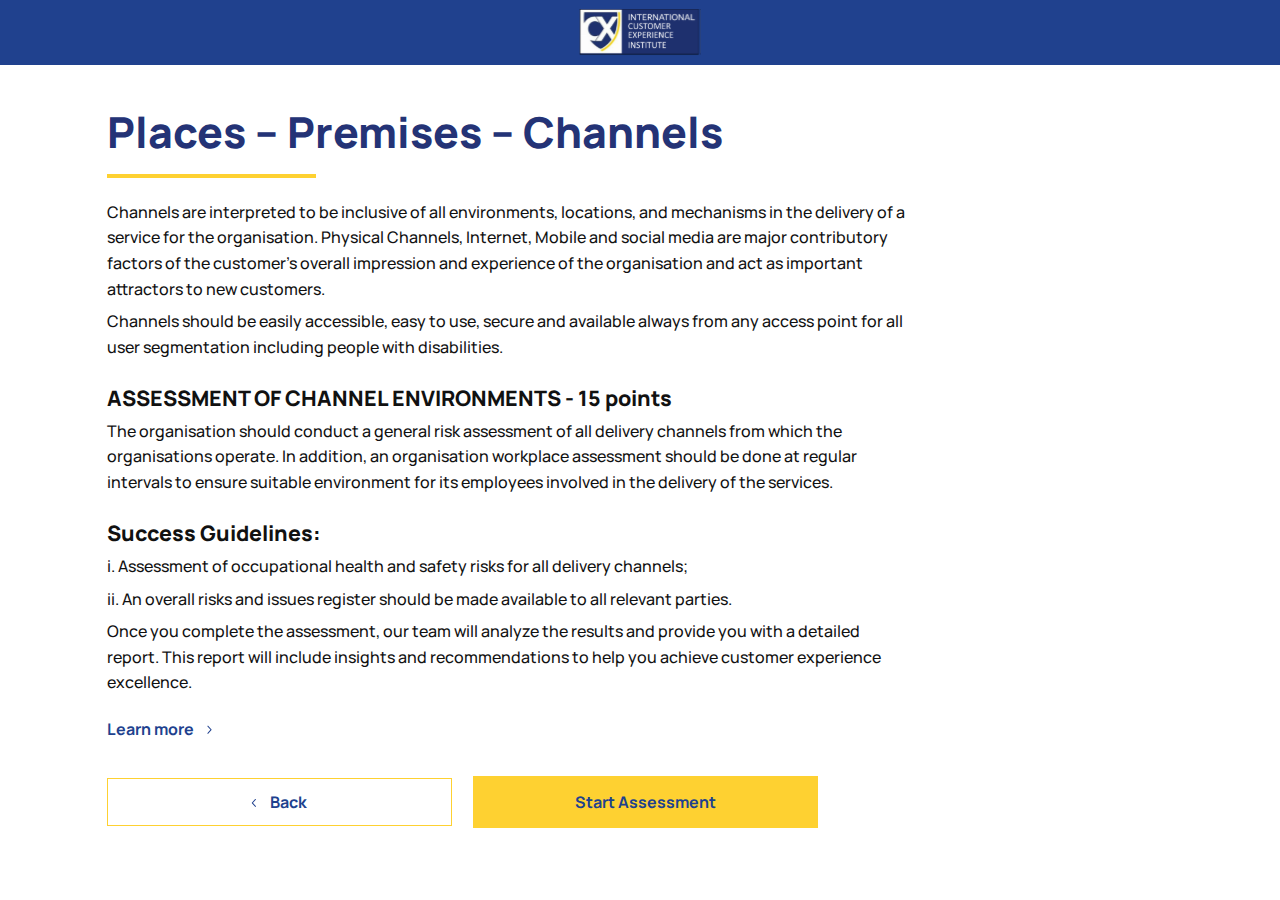
<file: index.html>
<!DOCTYPE html>
<html lang="en">
<head>
	<meta charset="UTF-8">
	<meta name="viewport" content="width=device-width, initial-scale=1.0">
	<title>Document</title>
	<link rel="preconnect" href="https://fonts.googleapis.com">
	<link rel="preconnect" href="https://fonts.gstatic.com" crossorigin>
	<link href="https://fonts.googleapis.com/css2?family=Manrope:wght@200..800&display=swap" rel="stylesheet">
	<link rel="stylesheet" href="style.css">
</head>
<body>
	<header>
		<div class="container">
			<div class="header_content">
				<a href="#" class="header_logo"><img src="img/logo.svg"></a>
			</div>
		</div>
	</header>
	<section class="page">
		<div class="container">
			<div class="page_overlay">
				<h1>Places – Premises – Channels</h1>
				<p>Channels are interpreted to be inclusive of all environments, locations, and mechanisms in the delivery of a service for the organisation. Physical Channels, Internet, Mobile and social media are major contributory factors of the customer’s overall impression and experience of the organisation and act as important attractors to new customers.</p>
				<p>Channels should be easily accessible, easy to use, secure and available always from any access point for all user segmentation including people with disabilities.</p>
				<h4>ASSESSMENT OF CHANNEL ENVIRONMENTS - 15 points</h4>
				<p>The organisation should conduct a general risk assessment of all delivery channels from which the organisations operate. In addition, an organisation workplace assessment should be done at regular intervals to ensure suitable environment for its employees involved in the delivery of the services.</p>
				<h4>Success Guidelines:</h4>
				<p>i. Assessment of occupational health and safety risks for all delivery channels;</p>
				<p>ii. An overall risks and issues register should be made available to all relevant parties.</p>
				<p>Once you complete the assessment, our team will analyze the results and provide you with a detailed report. This report will include insights and recommendations to help you achieve customer experience excellence.</p>
				<a href="#" class="btn_more">Learn more <img src="img/icon_arrow.svg"></a>
				<div class="nav nav_small">
					<a href="#" class="nav_back button"><img src="img/icon_arrow.svg"> Back</a>
					<a href="#" class="nav_btn btn">Start Assessment</a>
				</div>
			</div>
		</div>
	</section>
	<script src="https://cdnjs.cloudflare.com/ajax/libs/jquery/3.7.1/jquery.min.js"></script>
	<script src="js/main.js"></script>
</body>
</html>
</file>
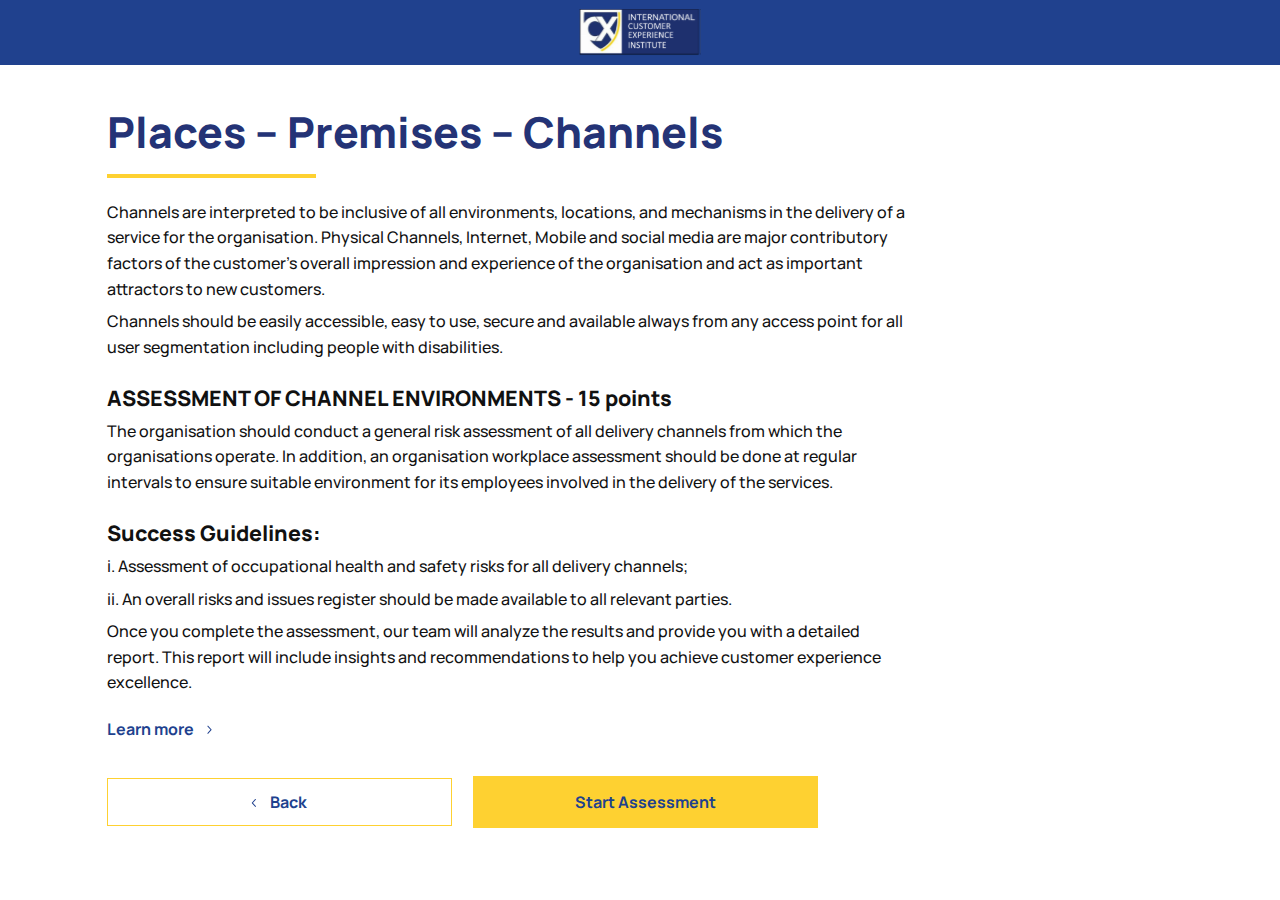
<file: navigator-start.html>
<!DOCTYPE html>
<html lang="en">
<head>
	<meta charset="UTF-8">
	<meta name="viewport" content="width=device-width, initial-scale=1.0">
	<title>Document</title>
	<link rel="preconnect" href="https://fonts.googleapis.com">
	<link rel="preconnect" href="https://fonts.gstatic.com" crossorigin>
	<link href="https://fonts.googleapis.com/css2?family=Manrope:wght@200..800&display=swap" rel="stylesheet">
	<link rel="stylesheet" href="style.css">
</head>
<body>
	<header>
		<div class="container">
			<div class="header_content">
				<a href="#" class="header_logo"><img src="img/logo.svg"></a>
			</div>
		</div>
	</header>
	<section class="page">
		<div class="container">
			<div class="page_overlay">
				<h1>Places – Premises – Channels</h1>
				<p>Channels are interpreted to be inclusive of all environments, locations, and mechanisms in the delivery of a service for the organisation. Physical Channels, Internet, Mobile and social media are major contributory factors of the customer’s overall impression and experience of the organisation and act as important attractors to new customers.</p>
				<p>Channels should be easily accessible, easy to use, secure and available always from any access point for all user segmentation including people with disabilities.</p>
				<h4>ASSESSMENT OF CHANNEL ENVIRONMENTS - 15 points</h4>
				<p>The organisation should conduct a general risk assessment of all delivery channels from which the organisations operate. In addition, an organisation workplace assessment should be done at regular intervals to ensure suitable environment for its employees involved in the delivery of the services.</p>
				<h4>Success Guidelines:</h4>
				<p>i. Assessment of occupational health and safety risks for all delivery channels;</p>
				<p>ii. An overall risks and issues register should be made available to all relevant parties.</p>
				<p>Once you complete the assessment, our team will analyze the results and provide you with a detailed report. This report will include insights and recommendations to help you achieve customer experience excellence.</p>
				<a href="#" class="btn_more">Learn more <img src="img/icon_arrow.svg"></a>
				<div class="nav nav_small">
					<a href="#" class="nav_back button"><img src="img/icon_arrow.svg"> Back</a>
					<a href="#" class="nav_btn btn">Start Assessment</a>
				</div>
			</div>
		</div>
	</section>
	<script src="https://cdnjs.cloudflare.com/ajax/libs/jquery/3.7.1/jquery.min.js"></script>
	<script src="js/main.js"></script>
</body>
</html>
</file>
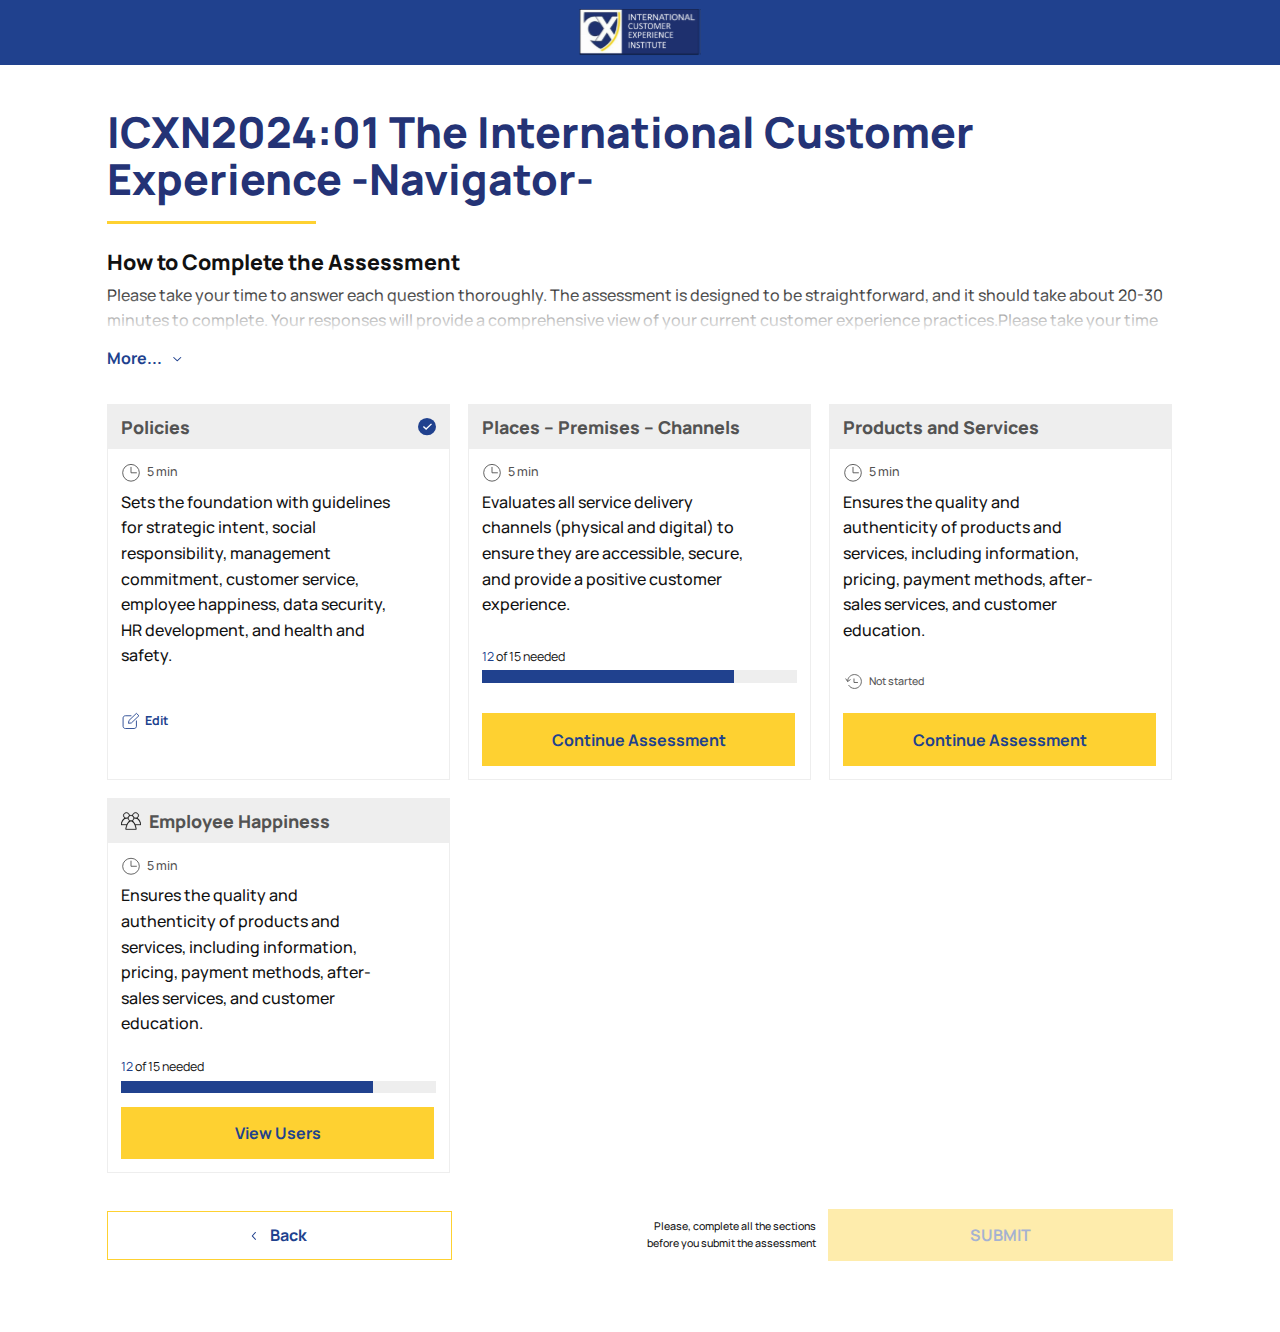
<file: navigator-toc.html>
<!DOCTYPE html>
<html lang="en">
<head>
	<meta charset="UTF-8">
	<meta name="viewport" content="width=device-width, initial-scale=1.0">
	<title>Document</title>
	<link rel="preconnect" href="https://fonts.googleapis.com">
	<link rel="preconnect" href="https://fonts.gstatic.com" crossorigin>
	<link href="https://fonts.googleapis.com/css2?family=Manrope:wght@200..800&display=swap" rel="stylesheet">
	<link rel="stylesheet" href="style.css">
</head>
<body>
	<header>
		<div class="container">
			<div class="header_content">
				<a href="#" class="header_logo"><img src="img/logo.svg"></a>
			</div>
		</div>
	</header>
	<section class="page">
		<div class="container">
			<h1>ICXN2024:01 The International Customer Experience -Navigator-</h1>
			<h4>How to Complete the Assessment</h4>
			<div class="hidden_content">
				<p class="hidden_content_text">Please take your time to answer each question thoroughly. The assessment is designed to be straightforward, and it should take about 20-30 minutes to complete. Your responses will provide a comprehensive view of your current customer experience practices.Please take your time to answer each question thoroughly. The assessment is designed to be straightforward, and it should take about 20-30 minutes to complete. Your responses will provide a comprehensive view of your current customer experience practices.Please take your time to answer each question thoroughly. The assessment is designed to be straightforward, and it should take about 20-30 minutes to complete. Your responses will provide a comprehensive view of your current customer experience practices.Please take your time to answer each question thoroughly. The assessment is designed to be straightforward, and it should take about 20-30 minutes to complete. Your responses will provide a comprehensive view of your current customer experience practices.Please take your time to answer each question thoroughly. The assessment is designed to be straightforward, and it should take about 20-30 minutes to complete. Your responses will provide a comprehensive view of your current customer experience practices.</p>
				<a href="#" class="hidden_content_btn btn_more">More...<img src="img/icon_arrow.svg"></a>
			</div>
			<div class="navigator_items">
				<div class="navigator_item">
					<div class="navigator_item_head">
						<h5 class="navigator_item_title">Policies</h5>
						<img src="img/icon_check.svg" class="navigator_item_done">
					</div>
					<div class="navigator_item_content">
						<p class="navigator_item_time"><img src="img/icon_clock.svg">5 min</p>
						<p class="navigator_item_text">Sets the foundation with guidelines for strategic intent, social responsibility, management commitment, customer service, employee happiness, data security, HR development, and health and safety.</p>
						<div class="navigator_item_action">
							<a href="#" class="navigator_item_action_edit"><img src="img/icon_edit.svg">Edit</a>
						</div>
					</div>
				</div>
				<div class="navigator_item">
					<div class="navigator_item_head">
						<h5 class="navigator_item_title">Places – Premises – Channels</h5>
					</div>
					<div class="navigator_item_content">
						<p class="navigator_item_time"><img src="img/icon_clock.svg">5 min</p>
						<p class="navigator_item_text">Evaluates all service delivery channels (physical and digital) to ensure they are accessible, secure, and provide a positive customer experience.</p>
						<div class="navigator_item_action">
							<div class="navigator_item_action_progress">
								<p class="navigator_item_action_progress_text"><span>12</span> of 15 needed</p>
								<div class="navigator_item_action_progress_steps">
									<div class="navigator_item_action_progress_steps_bg"></div>
									<div class="navigator_item_action_progress_steps_value" style="width: 80%;"></div>
								</div>
							</div>
						</div>
						<a href="#" class="navigator_item_action_progress_btn btn">Continue Assessment</a>
					</div>
				</div>
				<div class="navigator_item">
					<div class="navigator_item_head">
						<h5 class="navigator_item_title">Products and Services</h5>
					</div>
					<div class="navigator_item_content">
						<p class="navigator_item_time"><img src="img/icon_clock.svg">5 min</p>
						<p class="navigator_item_text">Ensures the quality and authenticity of products and services, including information, pricing, payment methods, after-sales services, and customer education.</p>
						<div class="navigator_item_action">
							<div class="navigator_item_action_progress">
								<p class="navigator_item_action_progress_notstarted"><img src="img/icon_notstarted.svg">Not started</p>
							</div>
						</div>
						<a href="#" class="navigator_item_action_progress_btn btn">Continue Assessment</a>
					</div>
				</div>
				<div class="navigator_item">
					<div class="navigator_item_head">
						<h5 class="navigator_item_title"><img src="img/icon_group.svg">Employee Happiness</h5>
					</div>
					<div class="navigator_item_content">
						<p class="navigator_item_time"><img src="img/icon_clock.svg">5 min</p>
						<p class="navigator_item_text">Ensures the quality and authenticity of products and services, including information, pricing, payment methods, after-sales services, and customer education.</p>
						<div class="navigator_item_action">
							<div class="navigator_item_action_progress">
								<p class="navigator_item_action_progress_text"><span>12</span> of 15 needed</p>
								<div class="navigator_item_action_progress_steps">
									<div class="navigator_item_action_progress_steps_bg"></div>
									<div class="navigator_item_action_progress_steps_value" style="width: 80%;"></div>
								</div>
							</div>
						</div>
						<a href="#" class="navigator_item_action_progress_btn btn">View Users</a>
					</div>
				</div>
			</div>
			<div class="nav">
				<a href="#" class="nav_back button"><img src="img/icon_arrow.svg"> Back</a>
				<p class="nav_note">Please, complete all the sections before you submit the assessment</p>
				<a href="#" class="nav_btn btn disable">SUBMIT</a>
			</div>
		</div>
	</section>
	<script src="https://cdnjs.cloudflare.com/ajax/libs/jquery/3.7.1/jquery.min.js"></script>
	<script src="js/main.js"></script>
</body>
</html>
</file>
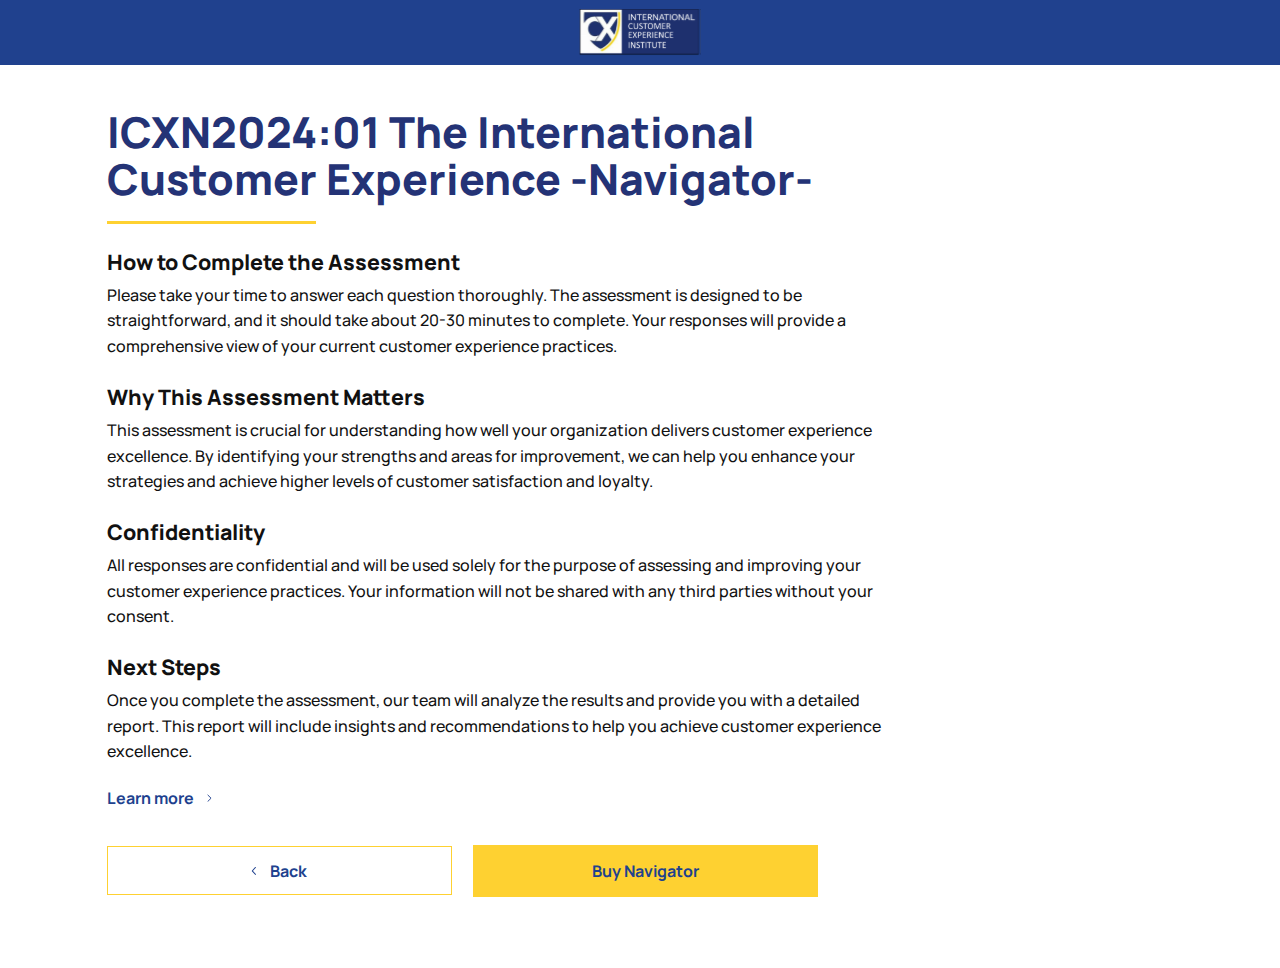
<file: navigator-view.html>
<!DOCTYPE html>
<html lang="en">
<head>
	<meta charset="UTF-8">
	<meta name="viewport" content="width=device-width, initial-scale=1.0">
	<title>Document</title>
	<link rel="preconnect" href="https://fonts.googleapis.com">
	<link rel="preconnect" href="https://fonts.gstatic.com" crossorigin>
	<link href="https://fonts.googleapis.com/css2?family=Manrope:wght@200..800&display=swap" rel="stylesheet">
	<link rel="stylesheet" href="style.css">
</head>
<body>
	<header>
		<div class="container">
			<div class="header_content">
				<a href="#" class="header_logo"><img src="img/logo.svg"></a>
			</div>
		</div>
	</header>
	<section class="page">
		<div class="container">
			<div class="page_overlay">
				<h1>ICXN2024:01 The International Customer Experience -Navigator-</h1>
				<h4>How to Complete the Assessment</h4>
				<p>Please take your time to answer each question thoroughly. The assessment is designed to be straightforward, and it should take about 20-30 minutes to complete. Your responses will provide a comprehensive view of your current customer experience practices.</p>
				<h4>Why This Assessment Matters</h4>
				<p>This assessment is crucial for understanding how well your organization delivers customer experience excellence. By identifying your strengths and areas for improvement, we can help you enhance your strategies and achieve higher levels of customer satisfaction and loyalty.</p>
				<h4>Confidentiality</h4>
				<p>All responses are confidential and will be used solely for the purpose of assessing and improving your customer experience practices. Your information will not be shared with any third parties without your consent.</p>
				<h4>Next Steps</h4>
				<p>Once you complete the assessment, our team will analyze the results and provide you with a detailed report. This report will include insights and recommendations to help you achieve customer experience excellence.</p>
				<a href="#" class="btn_more">Learn more <img src="img/icon_arrow.svg"></a>
				<div class="nav nav_small">
					<a href="#" class="nav_back button"><img src="img/icon_arrow.svg"> Back</a>
					<a href="#" class="nav_btn btn">Buy Navigator</a>
				</div>
			</div>
		</div>
	</section>
	<script src="https://cdnjs.cloudflare.com/ajax/libs/jquery/3.7.1/jquery.min.js"></script>
	<script src="js/main.js"></script>
</body>
</html>
</file>
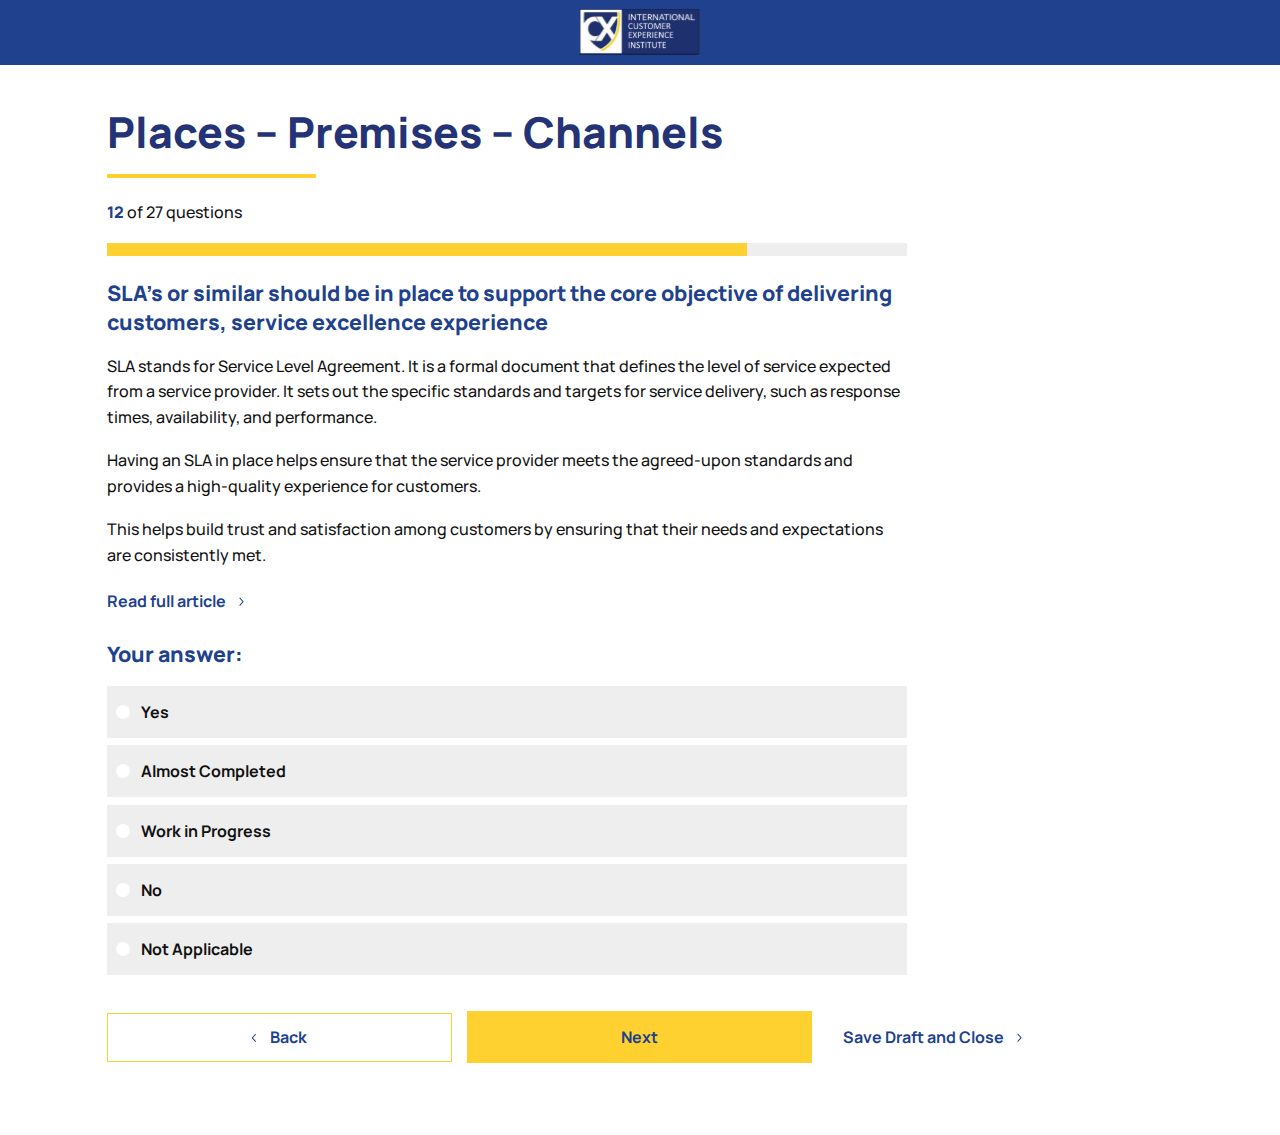
<file: question-general.html>
<!DOCTYPE html>
<html lang="en">
<head>
	<meta charset="UTF-8">
	<meta name="viewport" content="width=device-width, initial-scale=1.0">
	<title>Document</title>
	<link rel="preconnect" href="https://fonts.googleapis.com">
	<link rel="preconnect" href="https://fonts.gstatic.com" crossorigin>
	<link href="https://fonts.googleapis.com/css2?family=Manrope:wght@200..800&display=swap" rel="stylesheet">
	<link rel="stylesheet" href="style.css">
</head>
<body>
	<header>
		<div class="container">
			<div class="header_content">
				<a href="#" class="header_logo"><img src="img/logo.svg"></a>
			</div>
		</div>
	</header>
	<section class="page page_article">
		<div class="container">
			<div class="page_overlay">
				<h1>Places – Premises – Channels</h1>
				<div class="progress">
					<p class="progress_text"><span>12</span> of 27 questions</p>
					<div class="progress_line">
						<div class="progress_line_bg"></div>
						<div class="progress_line_value" style="width: 80%;"></div>
					</div>
				</div>
				<h4>SLA’s or similar should be in place to support the core objective of delivering customers, service excellence experience</h4>
				<p>SLA stands for Service Level Agreement. It is a formal document that defines the level of service expected from a service provider. It sets out the specific standards and targets for service delivery, such as response times, availability, and performance.</p>
				<p>Having an SLA in place helps ensure that the service provider meets the agreed-upon standards and provides a high-quality experience for customers.</p>
				<p>This helps build trust and satisfaction among customers by ensuring that their needs and expectations are consistently met.</p>
				<a href="#" class="btn_more">Read full article <img src="img/icon_arrow.svg"></a>
				<div class="question">
					<h4 class="question_title">Your answer:</h4>
					<input type="radio" id="question1" name="question" class="question_radio" value="Yes">
					<label for="question1" class="question_item">
						<span>Yes</span>
					</label>
					<input type="radio" id="question2" name="question" class="question_radio" value="Almost Completed">
					<label for="question2" class="question_item">
						<span>Almost Completed</span>
					</label>
					<input type="radio" id="question3" name="question" class="question_radio" value="Work in Progress">
					<label for="question3" class="question_item">
						<span>Work in Progress</span>
					</label>
					<input type="radio" id="question4" name="question" class="question_radio" value="No">
					<label for="question4" class="question_item">
						<span>No</span>
					</label>
					<input type="radio" id="question5" name="question" class="question_radio" value="Not Applicable">
					<label for="question5" class="question_item">
						<span>Not Applicable</span>
					</label>
				</div>

			</div>
			<div class="nav page_article_nav">
				<a href="#" class="nav_back button"><img src="img/icon_arrow.svg"> Back</a>
				<a href="#" class="nav_btn btn">Next</a>\
				<a href="#" class="nav_save btn_more">Save Draft and Close <img src="img/icon_arrow.svg"></a>
			</div>
		</div>
	</section>
	<script src="https://cdnjs.cloudflare.com/ajax/libs/jquery/3.7.1/jquery.min.js"></script>
	<script src="js/main.js"></script>
</body>
</html>
</file>
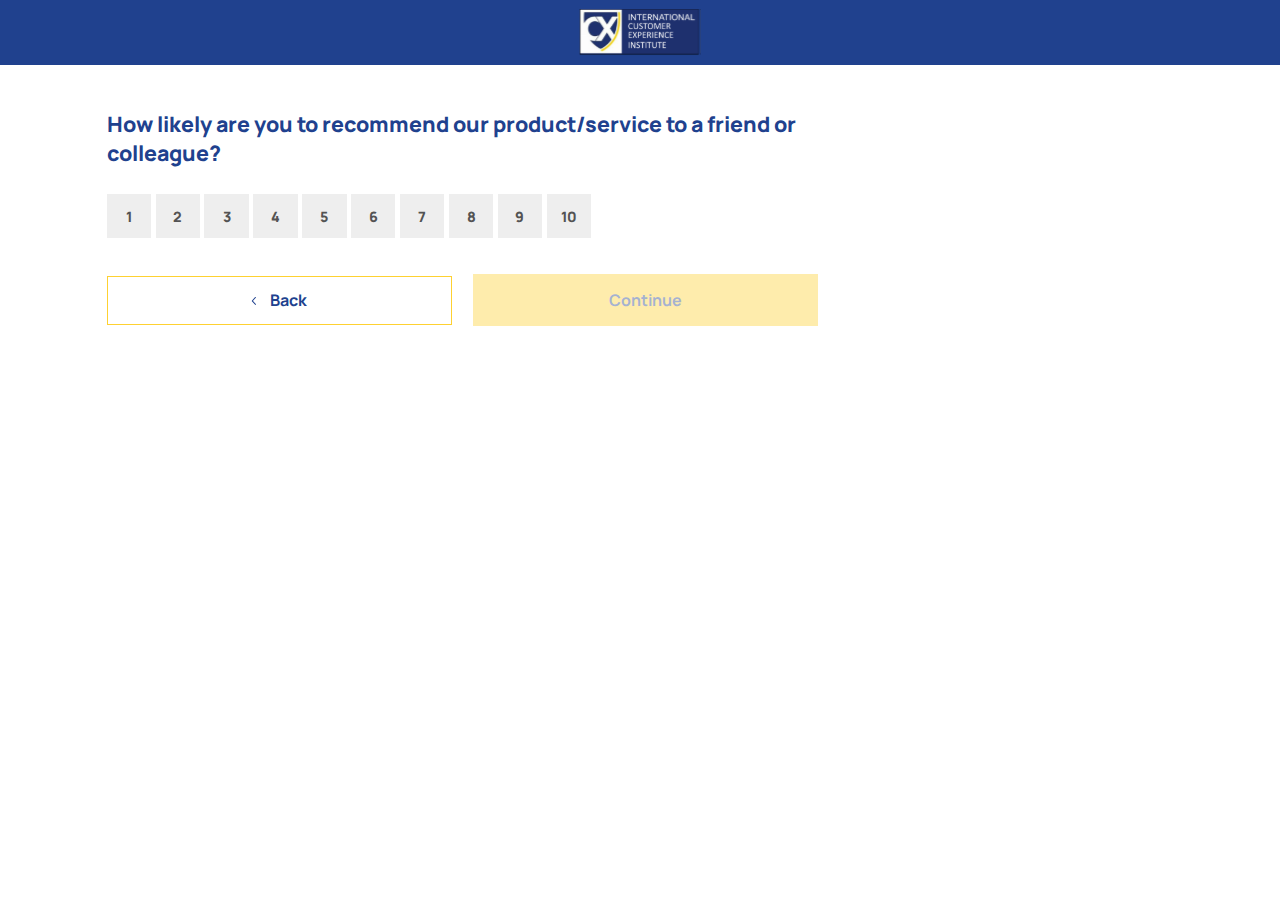
<file: question-nps.html>
<!DOCTYPE html>
<html lang="en">
<head>
	<meta charset="UTF-8">
	<meta name="viewport" content="width=device-width, initial-scale=1.0">
	<title>Document</title>
	<link rel="preconnect" href="https://fonts.googleapis.com">
	<link rel="preconnect" href="https://fonts.gstatic.com" crossorigin>
	<link href="https://fonts.googleapis.com/css2?family=Manrope:wght@200..800&display=swap" rel="stylesheet">
	<link rel="stylesheet" href="style.css">
</head>
<body>
	<header>
		<div class="container">
			<div class="header_content">
				<a href="#" class="header_logo"><img src="img/logo.svg"></a>
			</div>
		</div>
	</header>
	<section class="page page_article">
		<div class="container">
			<div class="page_overlay">
				<h4>How likely are you to recommend our product/service to a friend or colleague?</h4>
				<div class="rating">
					<input type="checkbox" id="question1" name="question" class="rating_radio" value="1">
					<label for="question1" class="rating_item">
						<span>1</span>
					</label>
					<input type="checkbox" id="question2" name="question" class="rating_radio" value="2">
					<label for="question2" class="rating_item">
						<span>2</span>
					</label>
					<input type="checkbox" id="question3" name="question" class="rating_radio" value="3">
					<label for="question3" class="rating_item">
						<span>3</span>
					</label>
					<input type="checkbox" id="question4" name="question" class="rating_radio" value="4">
					<label for="question4" class="rating_item">
						<span>4</span>
					</label>
					<input type="checkbox" id="question5" name="question" class="rating_radio" value="5">
					<label for="question5" class="rating_item">
						<span>5</span>
					</label>
					<input type="checkbox" id="question6" name="question" class="rating_radio" value="6">
					<label for="question6" class="rating_item">
						<span>6</span>
					</label>
					<input type="checkbox" id="question7" name="question" class="rating_radio" value="7">
					<label for="question7" class="rating_item">
						<span>7</span>
					</label>
					<input type="checkbox" id="question8" name="question" class="rating_radio" value="8">
					<label for="question8" class="rating_item">
						<span>8</span>
					</label>
					<input type="checkbox" id="question9" name="question" class="rating_radio" value="9">
					<label for="question9" class="rating_item">
						<span>9</span>
					</label>
					<input type="checkbox" id="question10" name="question" class="rating_radio" value="10">
					<label for="question10" class="rating_item">
						<span>10</span>
					</label>
				</div>
				<div class="nav nav_small">
					<a href="#" class="nav_back button"><img src="img/icon_arrow.svg"> Back</a>
					<a href="#" class="nav_btn btn disable">Continue</a>
				</div>
			</div>
		</div>
	</section>
	<script src="https://cdnjs.cloudflare.com/ajax/libs/jquery/3.7.1/jquery.min.js"></script>
	<script src="js/main.js"></script>
</body>
</html>
</file>
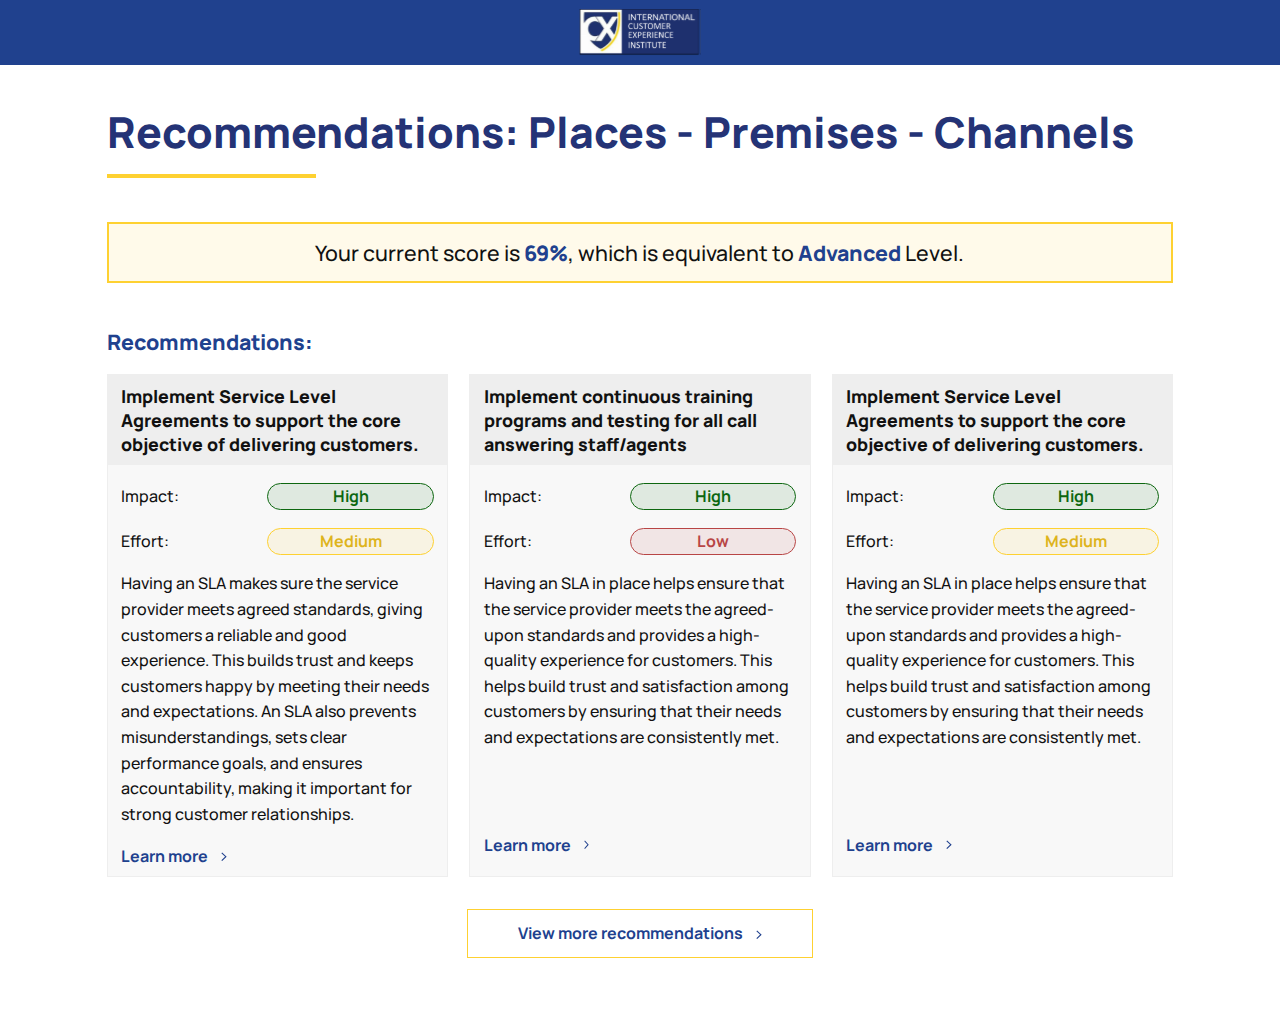
<file: report-general.html>
<!DOCTYPE html>
<html lang="en">

<head>
    <meta charset="UTF-8">
    <meta name="viewport" content="width=device-width, initial-scale=1.0">
    <title>Document</title>
    <link rel="preconnect" href="https://fonts.googleapis.com">
    <link rel="preconnect" href="https://fonts.gstatic.com" crossorigin>
    <link href="https://fonts.googleapis.com/css2?family=Manrope:wght@200..800&display=swap" rel="stylesheet">
    <link rel="stylesheet" href="style.css">
</head>

<body>
    <header>
        <div class="container">
            <div class="header_content">
                <a href="#" class="header_logo"><img src="img/logo.svg"></a>
            </div>
        </div>
    </header>
    <section class="page recommendations">
        <div class="container">
            <h1>Recommendations: Places - Premises - Channels</h1>
            <p class="recommendations_note">Your current score is <span>69%</span>, which is equivalent to
                <span>Advanced</span> Level.</p>
            <div class="recommendations_overlay">
                <h4 class="recommendations_title">Recommendations:</h4>
                <div class="recommendations_items">
                    <div class="recommendations_item">
                        <h5 class="recommendations_item_title">Implement Service Level Agreements to support the core
                            objective of delivering customers.</h5>
                        <div class="recommendations_item_content">
                            <div class="recommendations_item_content_info">
                                <p class="recommendations_item_content_info_label">Impact:</p>
                                <p class="recommendations_item_content_info_value green">High</p>
                            </div>
                            <div class="recommendations_item_content_info">
                                <p class="recommendations_item_content_info_label">Effort:</p>
                                <p class="recommendations_item_content_info_value yellow">Medium</p>
                            </div>
                            <p class="recommendations_item_text">Having an SLA makes sure the service provider meets
                                agreed standards, giving customers a reliable and good experience. This builds trust and
                                keeps customers happy by meeting their needs and expectations. An SLA also prevents
                                misunderstandings, sets clear performance goals, and ensures accountability, making it
                                important for strong customer relationships.</p>
                            <a href="#" class="btn_more recommendations_item_more">Learn more <img
                                    src="img/icon_arrow.svg"></a>
                        </div>
                    </div>
                    <div class="recommendations_item">
                        <h5 class="recommendations_item_title">Implement continuous training programs and testing for
                            all call answering staff/agents</h5>
                        <div class="recommendations_item_content">
                            <div class="recommendations_item_content_info">
                                <p class="recommendations_item_content_info_label">Impact:</p>
                                <p class="recommendations_item_content_info_value green">High</p>
                            </div>
                            <div class="recommendations_item_content_info">
                                <p class="recommendations_item_content_info_label">Effort:</p>
                                <p class="recommendations_item_content_info_value red">Low</p>
                            </div>
                            <p class="recommendations_item_text">Having an SLA in place helps ensure that the service
                                provider meets the agreed-upon standards and provides a high-quality experience for
                                customers. This helps build trust and satisfaction among customers by ensuring that
                                their needs and expectations are consistently met.</p>
                            <a href="#" class="btn_more recommendations_item_more">Learn more <img
                                    src="img/icon_arrow.svg"></a>
                        </div>
                    </div>
                    <div class="recommendations_item">
                        <h5 class="recommendations_item_title">Implement Service Level Agreements to support the core
                            objective of delivering customers.</h5>
                        <div class="recommendations_item_content">
                            <div class="recommendations_item_content_info">
                                <p class="recommendations_item_content_info_label">Impact:</p>
                                <p class="recommendations_item_content_info_value green">High</p>
                            </div>
                            <div class="recommendations_item_content_info">
                                <p class="recommendations_item_content_info_label">Effort:</p>
                                <p class="recommendations_item_content_info_value yellow">Medium</p>
                            </div>
                            <p class="recommendations_item_text">Having an SLA in place helps ensure that the service
                                provider meets the agreed-upon standards and provides a high-quality experience for
                                customers. This helps build trust and satisfaction among customers by ensuring that
                                their needs and expectations are consistently met.</p>
                            <a href="#" class="btn_more recommendations_item_more">Learn more <img
                                    src="img/icon_arrow.svg"></a>
                        </div>
                    </div>
                </div>
                <a href="#" class="button recommendations_items_more">View more recommendations <img
                        src="img/icon_arrow.svg"></a>
            </div>
        </div>
    </section>
    <script src="https://cdnjs.cloudflare.com/ajax/libs/jquery/3.7.1/jquery.min.js"></script>
    <script src="js/main.js"></script>
</body>

</html>
</file>
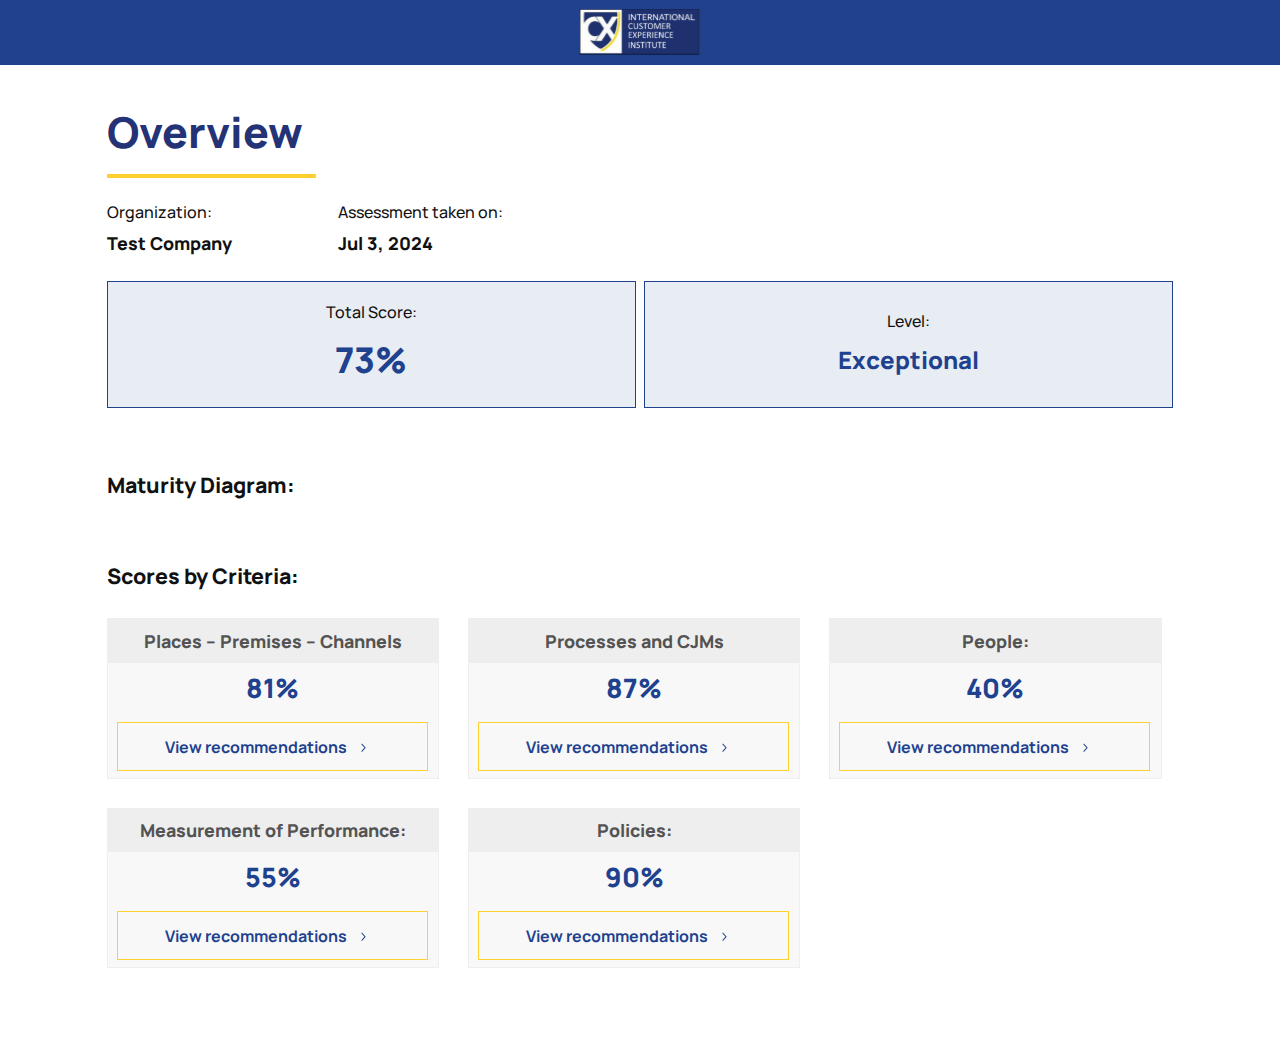
<file: report.html>
<!DOCTYPE html>
<html lang="en">
<head>
	<meta charset="UTF-8">
	<meta name="viewport" content="width=device-width, initial-scale=1.0">
	<title>Document</title>
	<link rel="preconnect" href="https://fonts.googleapis.com">
	<link rel="preconnect" href="https://fonts.gstatic.com" crossorigin>
	<link href="https://fonts.googleapis.com/css2?family=Manrope:wght@200..800&display=swap" rel="stylesheet">
	<link rel="stylesheet" href="style.css">
</head>
<body>
	<header>
		<div class="container">
			<div class="header_content">
				<a href="#" class="header_logo"><img src="img/logo.svg"></a>
			</div>
		</div>
	</header>
	<section class="page report">
		<div class="container">
			<h1>Overview</h1>
			<div class="report_info">
				<div class="report_info_item">
					<p class="report_info_item_text">Organization:</p>
					<h5 class="report_info_item_title">Test Company</h5>
				</div>
				<div class="report_info_item">
					<p class="report_info_item_text">Assessment taken on:</p>
					<h5 class="report_info_item_title">Jul 3, 2024</h5>
				</div>
			</div>
			<div class="report_total_wrapper">
				<div class="report_total_item">
					<p class="report_total_label">Total Score:</p>
					<p class="report_total_value">73%</p>
				</div>
				<div class="report_total_item">
					<p class="report_total_label">Level:</p>
					<p class="report_total_value report_total_item_lvl">Exceptional</p>
				</div>
			</div>
			<div class="report_diagram">
				<h4>Maturity Diagram:</h4>
			</div>
			<div class="report_items">
				<h4>Scores by Criteria:</h4>
				<div class="report_item">
					<h5 class="report_item_title">Places – Premises – Channels</h5>
					<div class="report_item_overlay">
						<h2 class="report_item_number">81%</h2>
						<a href="#" class="button report_item_button">View recommendations <img src="img/icon_arrow.svg"></a>
					</div>
				</div>
				<div class="report_item">
					<h5 class="report_item_title">Processes and CJMs</h5>
					<div class="report_item_overlay">
						<h2 class="report_item_number">87%</h2>
						<a href="#" class="button report_item_button">View recommendations <img src="img/icon_arrow.svg"></a>
					</div>
				</div>
				<div class="report_item">
					<h5 class="report_item_title">People:</h5>
					<div class="report_item_overlay">
						<h2 class="report_item_number">40%</h2>
						<a href="#" class="button report_item_button">View recommendations <img src="img/icon_arrow.svg"></a>
					</div>
				</div>
				<div class="report_item">
					<h5 class="report_item_title">Measurement of Performance:</h5>
					<div class="report_item_overlay">
						<h2 class="report_item_number">55%</h2>
						<a href="#" class="button report_item_button">View recommendations <img src="img/icon_arrow.svg"></a>
					</div>
				</div>
				<div class="report_item">
					<h5 class="report_item_title">Policies:</h5>
					<div class="report_item_overlay">
						<h2 class="report_item_number">90%</h2>
						<a href="#" class="button report_item_button">View recommendations <img src="img/icon_arrow.svg"></a>
					</div>
				</div>
			</div>
		</div>
	</section>
	<script src="https://cdnjs.cloudflare.com/ajax/libs/jquery/3.7.1/jquery.min.js"></script>
	<script src="js/main.js"></script>
</body>
</html>
</file>
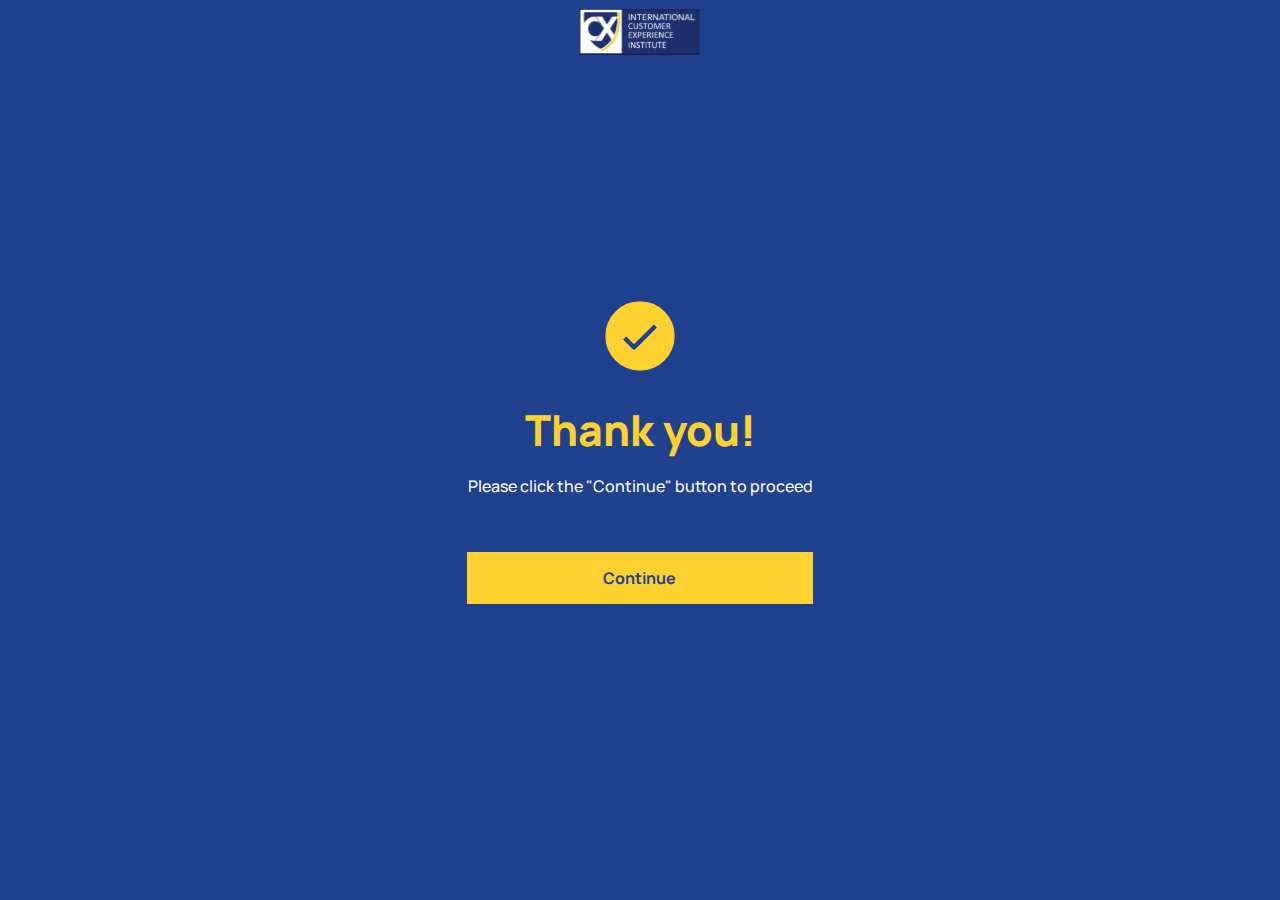
<file: thankyou.html>
<!DOCTYPE html>
<html lang="en">
<head>
	<meta charset="UTF-8">
	<meta name="viewport" content="width=device-width, initial-scale=1.0">
	<title>Document</title>
	<link rel="preconnect" href="https://fonts.googleapis.com">
	<link rel="preconnect" href="https://fonts.gstatic.com" crossorigin>
	<link href="https://fonts.googleapis.com/css2?family=Manrope:wght@200..800&display=swap" rel="stylesheet">
	<link rel="stylesheet" href="style.css">
</head>
<body>
	<header>
		<div class="container">
			<div class="header_content">
				<a href="#" class="header_logo"><img src="img/logo.svg"></a>
			</div>
		</div>
	</header>
	<section class="thank">
		<img src="img/icon_thank.svg" class="thank_icon">
		<h1 class="thank_title">Thank you!</h1>
		<p class="thank_text">Please click the "Continue" button to proceed</p>
		<a href="#" class="thank_btn btn">Continue</a>
	</section>
	
	<script src="https://cdnjs.cloudflare.com/ajax/libs/jquery/3.7.1/jquery.min.js"></script>
	<script src="js/main.js"></script>
</body>
</html>
</file>
<file: style.css>
html {
	font-size: 0.069445vw;
	overflow-x: hidden;
}
body {
	margin: 0;
	padding: 0;
	overflow-x: hidden;
	font-family: "Manrope", sans-serif;
	color: var(--Dark);
}
:active, :hover, :focus {
    outline: 0;
    outline-offset: 0;
}
:root {
	--Blue: #243376;
    --Accent: #20418E;
    --Dark: #111;
    --Yellow: #FED131;
    --Grey: #535353;
    --Grey-for-bg: #EEE;
    --White: #fff;
}
h1,h2,h3,h4,h5,h6,p {
	margin: 0;
}
a {
	font-size: 18rem;
	display: block;
	text-decoration: none;
	font-weight: 700;
	color: var(--Dark);
}
img {
	max-height: 100%;
	max-width: 100%;
	display: block;
	width: 100%;
}
h1 {
	font-weight: 800;
	font-size: 48rem;
	line-height: 110%;
	color: var(--Blue);
	margin-bottom: 25rem;
}
h1:after {
	content: "";
	display: block;
	width: 236rem;
	height: 4rem;
	background: var(--Yellow);
	margin-top: 20rem;
}
h4 {
	font-size: 24rem;
	font-weight: 800;
	margin-top: 25rem;
}
h5 {
	font-size: 20rem;
	font-weight: 800;
}
p {
	font-size: 18rem;
	line-height: 160%;
	font-weight: 500;
	margin: 8rem 0;
}
.container {
	width: 1200rem;
	margin: auto;
}
header {
	padding: 10rem 0;
	background: var(--Accent);
}
.header_content {
	display: flex;
	align-items: center;
	justify-content: center;
}
.header_logo {
	height: 53rem;
}
.page {
	margin: 50rem 0 80rem;
}
.page_overlay {
	width: 900rem;
}
.btn_more {
	display: flex;
	align-items: center;
	color: var(--Accent);
	margin-top: 25rem;
}
.btn_more img {
	width: 6rem;
	margin-left: 15rem;
}
.button {
	border: 2rem solid var(--Yellow);
	padding: 14rem 10rem;
	display: flex;
	align-items: center;
	justify-content: center;
	width: 366rem;
	color: var(--Accent);
}
.button img {
	transform: rotate(180deg);
	margin-right: 15rem;
	width: 6rem;
	position: relative;
	top: 1rem;
}
.nav {
	display: flex;
	align-items: center;
	justify-content: space-between;
	margin-top: 40rem;
}
.nav_small {
	width: 800rem;
}
.btn {
	padding: 16rem 0;
	width: 386rem;
	text-align: center;
	background-color: var(--Yellow);
	color: var(--Accent);
	border: 2rem solid var(--Yellow);
}
.hidden_content_text {
	position: relative;
	overflow: hidden;
	max-height: 57rem;
	transition: 0.4s;
}

.hidden_content_text:before {
	content: "";
	width: 100%;
	height: 57rem;
	background: linear-gradient(180deg, rgba(255, 255, 255, 0.00) 0%, #FFF 100%);
	position: absolute;
	bottom: 0;
	left: 0;
}

.hidden_content_btn {
	margin-top: 15rem;
}
.hidden_content_btn img {
	transform: rotate(90deg);
	position: relative;
	top: 2rem;
}
/** Show Hidden Content **/
.hidden_content.show .hidden_content_text {
	max-height: 900rem;
}
.hidden_content.show .hidden_content_text:before {
	display: none;
}
.hidden_content.show .hidden_content_btn {
	display: none;
}
.navigator_items {
	display: flex;
	flex-wrap: wrap;
	width: calc(100% + 20rem);
	margin-left: -10rem;
	margin-top: 20rem;
}
.navigator_item {
	display: flex;
	flex-direction: column;
	width: 384rem;
	margin: 20rem 10rem 0;
	border: 1rem solid var(--Grey-for-bg);
}
.navigator_item_head {
	display: flex;
	align-items: center;
	padding: 11rem 15rem;
	background-color: var(--Grey-for-bg);
	justify-content: space-between;
}
.navigator_item_title {
	color: var(--Grey);
	max-width: 327rem;
	display: flex;
	align-items: center;
}
.navigator_item_title img {
	width: 22rem;
	margin-right: 10rem;
}
.navigator_item_done {
	width: 20rem;
}
.navigator_item_content {
    padding: 15rem;
    height: 100%;
    display: flex;
    flex-direction: column;
}
.navigator_item_time {
	display: flex;
	align-items: center;
	margin: 0;
	font-size: 14rem;
	color: var(--Grey);
}
.navigator_item_text {
	max-width: 305rem;
}
.navigator_item_time img {
	width: 22rem;
	margin-right: 7rem;
}
.navigator_item_action {
	margin: auto 0;
	padding: 15rem 0;
}
.navigator_item_action_edit {
	display: flex;
	align-items: center;
	color: var(--Accent);
	font-size: 14rem;
	font-weight: 700;
}
.navigator_item_action_edit img {
	width: 22rem;
	margin-right: 5rem;
}
.navigator_item_action_progress_text {
	font-size: 14rem;
	font-weight: 400;
	margin: 0;
}
.navigator_item_action_progress_text span {
	color: var(--Accent);
}
.navigator_item_action_progress_steps {
	height: 14rem;
	position: relative;
	width: 100%;
	margin-top: 4rem;
}
.navigator_item_action_progress_steps_bg {
	content: "";
	position: absolute;
	width: 100%;
	left: 0;
	top: 0;
	height: 100%;
	background-color: var(--Grey-for-bg);
	z-index: 1;
}
.navigator_item_action_progress_steps_value {
	height: 100%;
	background: var(--Accent);
	z-index: 2;
	position: absolute;
	left: 0;
	top: 0;
}
.navigator_item_action_progress_btn {
	width: calc(100% - 4rem);
	margin-top: auto;
}
.navigator_item_action_progress_notstarted  {
	display: flex;
	align-items: center;
	font-size: 12rem;
	color: var(--Grey);
}
.navigator_item_action_progress_notstarted img {
	width: 24rem;
	margin-right: 5rem;
}
.nav_note {
	font-size: 12rem;
	margin-left: auto;
	width: 213rem;
	margin-right: 14rem;
	text-align: right;
}
.btn.disable {
	opacity: 0.4;
}
.progress_text span  {
	color: var(--Accent);
	font-weight: 800;
}
.progress_line {
	height: 14rem;
	width: 100%;
	position: relative;
	margin-top: 12rem;
}
.progress_line_bg {
	position: absolute;
	top: 0;
	left: 0;
	width: 100%;
	height: 100%;
	background-color: var(--Grey-for-bg);
}
.progress_line_value {
	height: 100%;
	background-color: var(--Yellow);
	position: absolute;
	left: 0;
	top: 0;
}
.page_article h4 {
	color: var(--Accent);
}
.page_article p {
	margin: 20rem 0;
}

.question {
	margin: 30rem 0;
}
.question_radio {
	display: none;
}
.question_item {
	padding: 17rem 10rem;
	background-color: var(--Grey-for-bg);
	font-size: 18rem;
	font-weight: 700;
	display: flex;
	align-items: center;
	margin-top: 8rem;
}
.question_item span {
	display: block;
	max-width: 870rem;
}
.question_item:before {
	content: "";
	width: 16rem;
	height: 16rem;
	display: block;
	margin-right: 13rem;
	background-image: url(img/radio_sprite.svg);
	background-size: 16rem;
	background-position: bottom;
}
.question_title {
	margin-bottom: 20rem;
}
.question_radio:checked  + .question_item:before {
	background-position: top;
}
.question_radio:checked  + .question_item {
	background-color: var(--Accent);
	color: var(--White);
}
.page_article_nav {
	width: 1030rem;
}
.nav_save {
	margin-top: 0;
}
.rating {
	display: flex;
	align-items: center;
}
.rating_item {
	width: 50rem;
	height: 50rem;
	display: block;
	background-color: var(--Grey-for-bg);
	display: flex;
	align-items: center;
	flex-direction: column;
	justify-content: center;
	font-size: 16rem;
	font-weight: 800;
	color: var(--Grey);
	margin-right: 5rem;
	cursor: pointer;
} 
.rating {
	margin: 30rem 0;
}
.rating_radio {
	display: none;
}
.rating_radio:checked  + .rating_item {
	background-color: var(--Accent);
	color: var(--White);
}
.thank {
	display: flex;
	align-items: center;
	flex-direction: column;
	justify-content: center;
	width: 100%;
	height: calc(100vh - 146rem);
	background-color: var(--Accent);
	padding-bottom: 73rem;
	color: var(--White);
}
.thank_icon {
	width: 90rem;
}
.thank h1 {
	margin: 35rem 0 15rem;
	color: var(--Yellow);
}
.thank h1:after {
	display: none;
}
.thank_btn  {
	margin-top: 50rem;
}
.report_info {
	display: flex;
	align-items: center;
}
.report_info_item_title {
	font-size: 20rem;
}
.report_info_item_text {
	margin: 0 0 6rem;
}
.report_info_item {
	margin-right: 120rem;
}
.report_total_wrapper {
	display: flex;
	justify-content: space-between;
	margin-top: 30rem;
}
.report_total_item {
	width: 553rem;
	padding: 20rem;
	border: 1rem solid var(--Accent);
	background: rgba(32, 65, 142, 0.10);
	text-align: center;
	display: flex;
	flex-direction: column;
	justify-content: center;
}
.report_total_label {
	margin: 0;
}
.report_total_value {
	margin: 7rem 0 0;
	color: var(--Accent);
	font-size: 40rem;
	font-weight: 800;
}
.report_total_item_lvl {
	font-size: 27rem;
}
.report_diagram {
	margin-top: 70rem;
}
.report_items .report_item_button img {
	transform: rotate(0deg);
	margin-left: 15rem;
}
.report_items {
	display: flex;
	flex-wrap: wrap;
	width: calc(100% + 32rem);
	margin-left: -16rem;
	margin-top: 45rem;
}
.report_items h4 {
	width: 100%;
	margin-left: 16rem;
}
.report_item {
	width: 372rem;
	margin: 32rem 16rem 0;
	border: 1rem solid var(--Grey-for-bg);
	background: rgba(238, 238, 238, 0.40);
}
.report_item_title {
	padding: 11rem 0;
	text-align: center;
	background-color: var(--Grey-for-bg);
	color: var(--Grey);
}
.report_item_overlay {
	padding: 8rem 10rem;
}
.report_items .report_item_button {
	width: calc(100% - 24rem);
}
.report_item_number {
	font-size: 30rem;
	color: var(--Accent);
	font-weight: 800;
	text-align: center;
	margin-bottom: 18rem;
}
.recommendations_note {
	padding: 20rem 40rem;
	text-align: center;
	border: 3rem solid var(--Yellow);
	background: rgba(254, 209, 49, 0.10);
	text-align: center;
	font-size: 24rem;
	line-height: 100%;
	margin: 50rem 0 0;
}
.recommendations_note span {
	color: var(--Accent);
	font-weight: 800;
}
.recommendations_title {
	color: var(--Accent);
}
.recommendations_overlay {
	margin-top: 50rem;
}
.recommendations_item {
	width: 382rem;
	border: 2rem solid var(--Grey-for-bg);
	background: rgba(238, 238, 238, 0.40);
}
.recommendations_item_title {
	padding: 10rem 15rem;
	background-color: var(--Grey-for-bg);
}
.recommendations_item_content_info {
	display: flex;
	margin: 10rem 0;
	align-items: center;
	justify-content: space-between;
}
.recommendations_item_content_info {
	margin-top: 10rem;
}
.recommendations_item_content {
	padding: 10rem 15rem;
	display: flex;
	flex-direction: column;
	height: calc(100% - 134rem);
}
.recommendations_item_content_info_label {
	margin: 0;
}
.recommendations_item_content_info_value {
	margin: 0;
	width: 185rem;
	text-align: center;
	font-weight: 700;
	border-radius: 40rem;
}
.recommendations_item_content_info_value.green {
	color: #0D6710;
	border: 1rem solid #0D6710;
	background: rgba(13, 103, 16, 0.10);
}
.recommendations_item_content_info_value.yellow {
	border: 1rem solid var(--Yellow);
	color: #DEB41C;
	background: rgba(254, 209, 49, 0.10);
}
.recommendations_item_content_info_value.red {
	border: 1rem solid #B84545;
	background: rgba(184, 69, 69, 0.10);
	color: #B84545;
}
.recommendations_items {
	display: flex;
	justify-content: space-between;
	margin-top: 20rem;
}
.recommendations_item_more {
	margin-top: auto;
}
.recommendations_item_text {
	margin-bottom: 20rem;
}
.recommendations_items_more {
	margin: 36rem auto 0;
}
.recommendations_items_more img {
	margin-left: 15rem;
	margin-right: 0;
	transform: rotate(0deg);
}
@media screen and (max-width: 768px) {
	html {
		font-size: 0.13022vw;
	}
	.page_overlay {
    	width: 620rem;
	}
	.container {
		width: 708rem;
	}
	.button {
		width: 326rem;
	}
	.btn {
		width: 326rem;
		padding: 14rem 0;
	}
	.nav_small {
    	width: 708rem;
	}
	.navigator_item {
		width: 334rem;
	}
	.navigator_item_action_progress_btn {
		width: calc(100% - 4rem);
	}
	.page_article_nav {
		width: auto;
		flex-wrap: wrap;
	}
	.nav_save {
    	margin-top: 30rem;
    	justify-content: center;
    	width: 100%;
	}
	.report_item {
		width: 336rem;
	}
	.report_total_item {
		width: 303rem;
		padding: 10rem 20rem;
	}
	.recommendations_items {
		flex-wrap: wrap;
		margin-top: 0;
	}
	.recommendations_item {
		width: auto;
		margin-top: 20rem;
	}
	.recommendations_item_content {
		height: auto;
	}
}

@media screen and (max-width: 480px) {
	html {
        font-size: 0.26656vw;
    }
    .container {
    	width: 335rem;
    }
    h1 {
    	font-size: 24rem;
    }
    h2 {
    	font-size: 20rem;
    }
    h4 {
    	font-size: 18rem;
    }
    h5 {
    	font-size: 18rem;
    }
    p {
    	font-size: 16rem;
    }
    a {
     	font-size: 16rem;
    }
    .page_overlay {
        width: auto;
    }
    .page {
    	margin: 30rem 0 50rem;
	}
	.btn_more {
		font-size: 14rem;
	}
	.btn_more img {
		width: 5rem;
	}
	.nav {
		margin-top: 45rem;
	}
	.nav {
		width: auto;
		flex-direction: column;
	}
	.btn {
		width: 100%;
		margin-top: 10rem;
	}
	.button {
		width: 100%;
		padding: 14rem 0;
	}
	.button img {
		margin-right: 10rem;
	}
	.nav_note {
		width: auto;
		text-align: center;
		margin: 40rem 0 0;
	}
	.progress .progress_text {
		margin: 30rem 0 12rem;
	}
	.question_item {
		font-size: 16rem;
	}
	.question_item {
		padding: 15rem 10rem;
	}
	.question_item span {
		max-width: 270rem;
	}
	.rating_item {
    	width: 29rem;
    	height: 29rem;
    	font-size: 12rem;
	}
	.thank_icon {
    	width: 50rem;
	}
	.thank h1 {
    	margin: 20rem 0 15rem;
	}
	.thank_text {
		width: 270rem;
		text-align: center;
	}
	.thank_btn {
		width: 335rem;
		margin-top: 40rem;
	}
	.report_info {
		flex-direction: column;
	}
	.report_info_item {
		display: flex;
		align-items: center;
		margin: 10rem 0 0;
		width: 100%;
		justify-content: space-between;
	}
	.report_info_item_text {
		margin: 0;
	}
	.report_info_item_title {
    	font-size: 16rem;
	}
	.report_total_item {
		padding: 20rem;
		width: 120rem;
	}
	.report_total_value {
		font-size: 28rem;
	}
	.report_total_item_lvl {
		font-size: 20rem;
	}
	.report_diagram {
		margin-top: 30rem;
	}
	.report_items {
		margin-top: 30rem;
		width: 100%;
		margin-left: 0;
	}
	.report_items h4 {
		margin-left: 0;
	}
	.report_item {
		margin: 32rem 0 0;
		width: 100%;
	}
	.report_item_number {
		font-size: 24rem;
	}
	.report_items .report_item_button {
		width: calc(100% - 4rem);
	}
	.recommendations_note {
		padding: 20rem;
	}
	.recommendations_note {
		font-size: 20rem;
		line-height: 150%;
		margin: 30rem 0 0;
	}
	.recommendations_overlay {
    	margin-top: 30rem;
	}
	.recommendations_item {
		margin-top: 30rem;
	}
	.recommendations_items_more {
    	margin: 30rem auto 0;
	}
}
</file>
